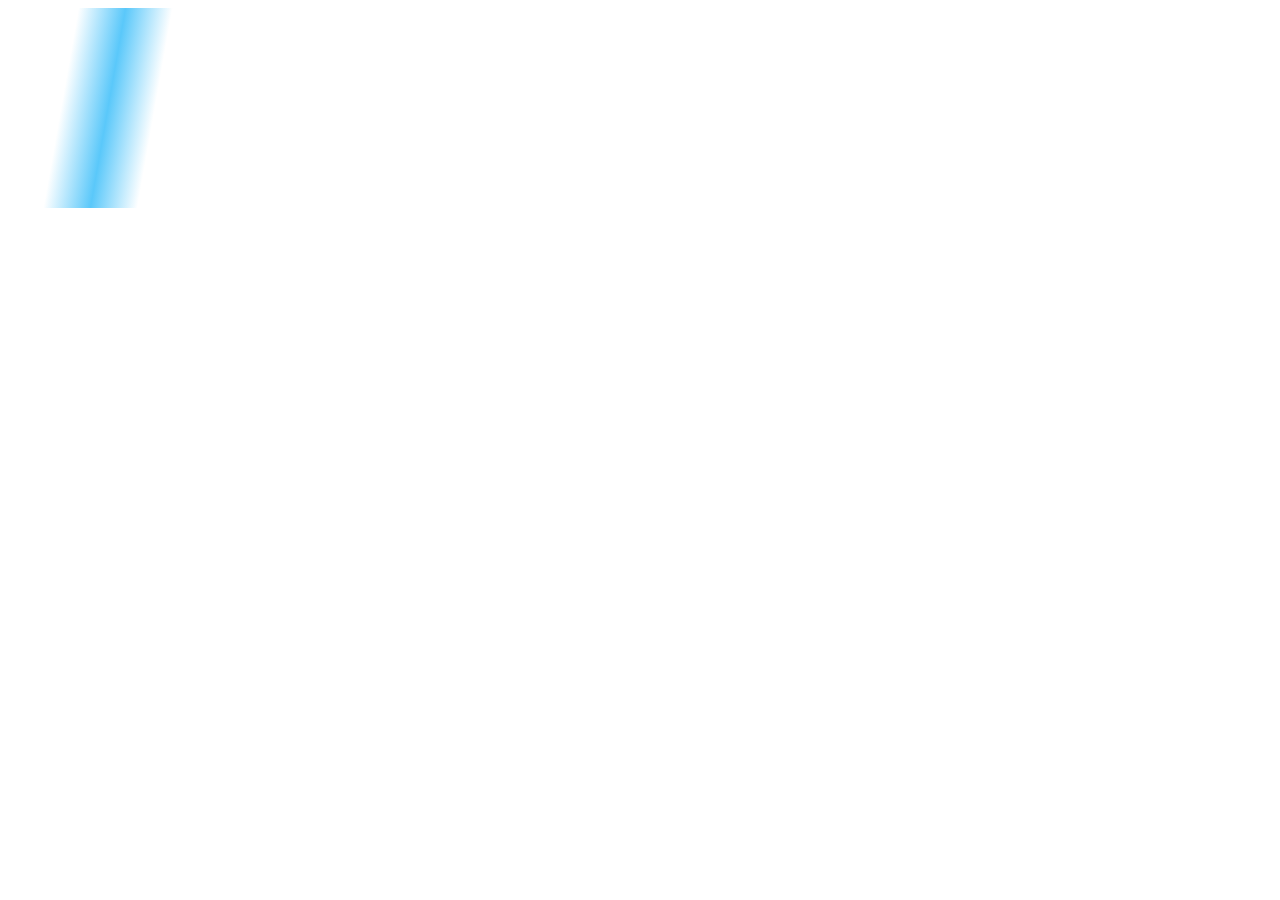
<file: macbook-air-m2/index.html>
<!DOCTYPE html>
<html lang="en">
<head>
    <meta charset="UTF-8">
    <meta http-equiv="X-UA-Compatible" content="IE=edge">
    <meta name="viewport" content="width=device-width, initial-scale=1.0">
    <title>Document</title>
    <style>
        .box {
            width: 200px;
            height: 200px;
            background-image: linear-gradient(
                100deg,
                transparent 30%,
                #5ac8fa,
                transparent 70%
            );
        }
    </style>
</head>
<body>
    <div class="box"></div>
</body>
</html>
</file>
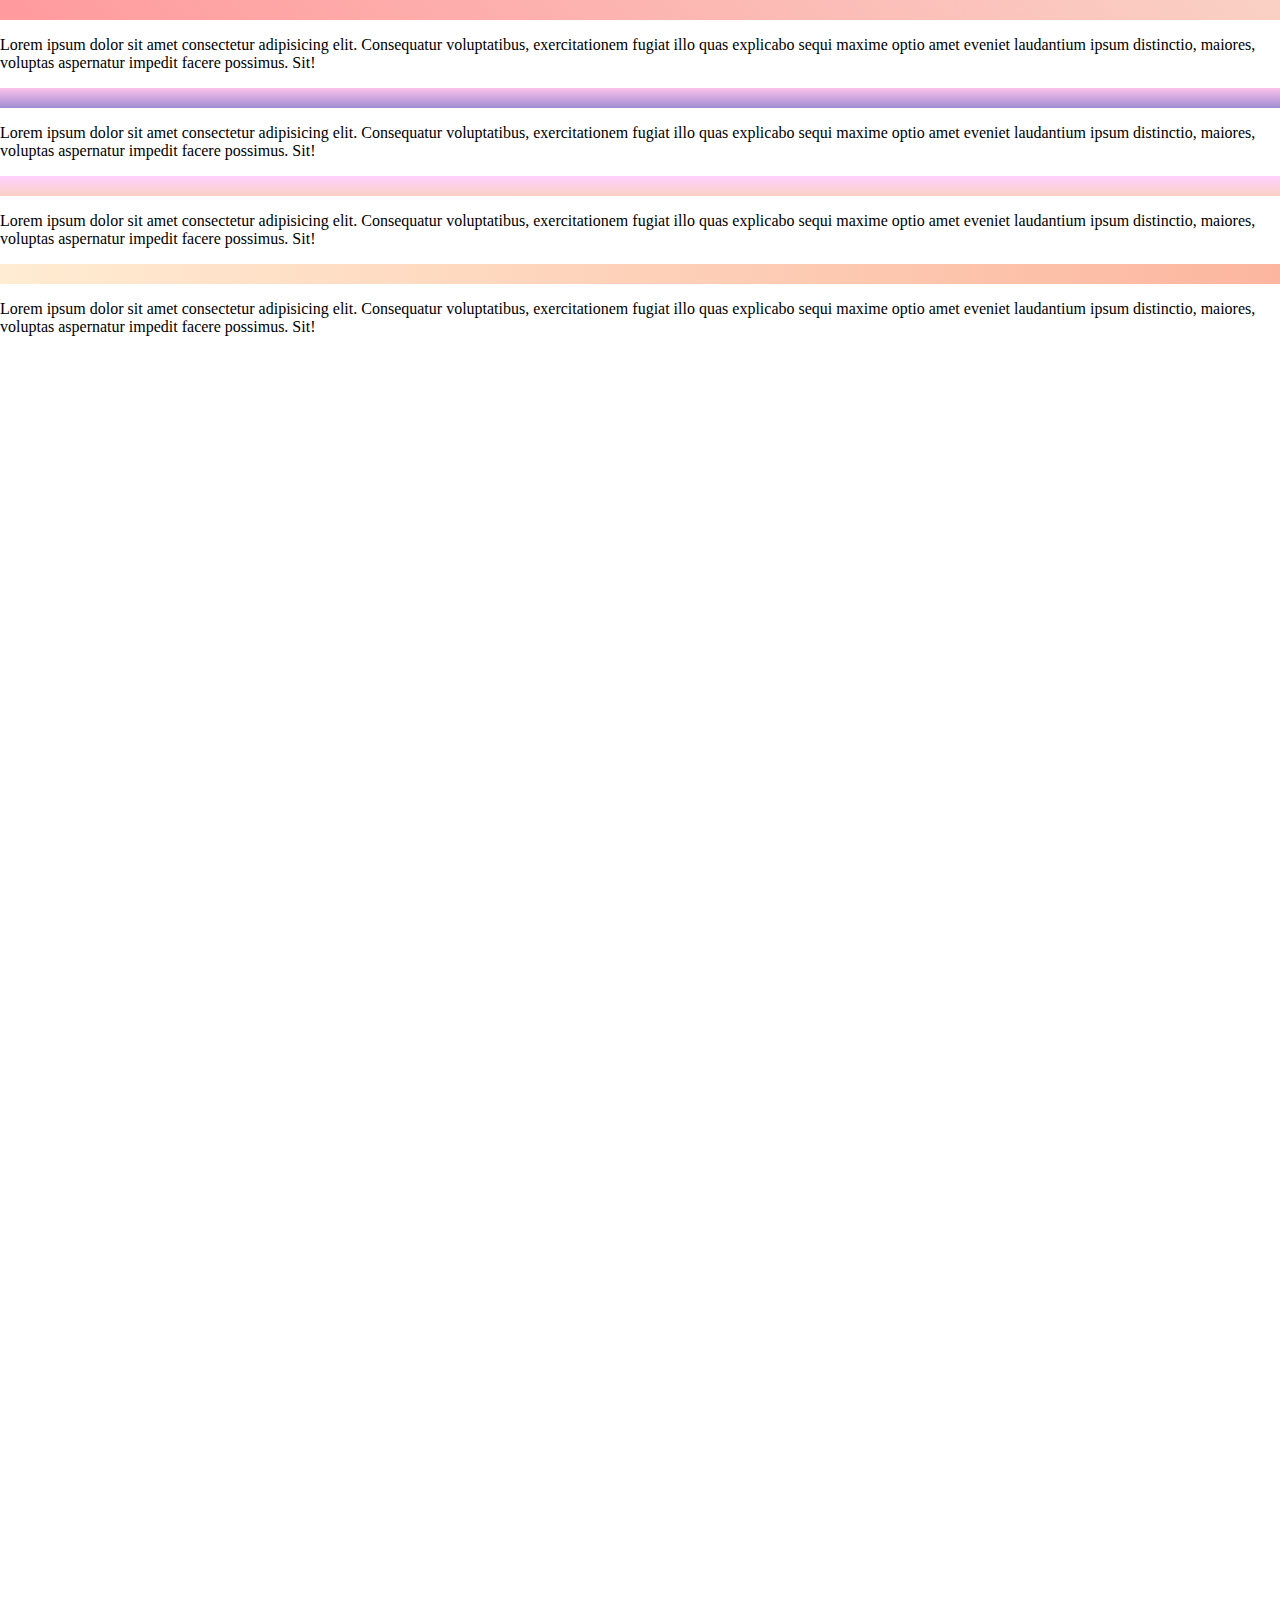
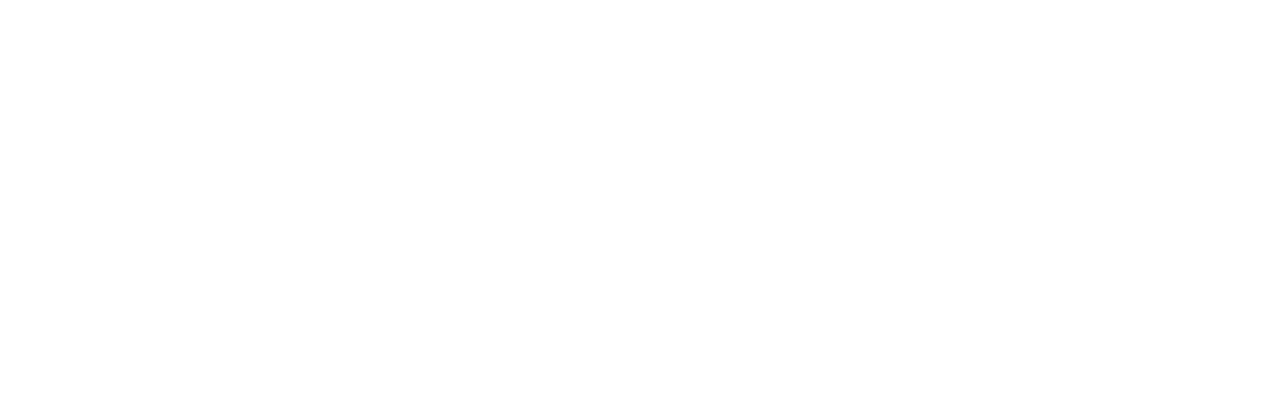
<file: test.html>
<!DOCTYPE html>
<html lang="en">
<head>
    <meta charset="UTF-8">
    <meta http-equiv="X-UA-Compatible" content="IE=edge">
    <meta name="viewport" content="width=device-width, initial-scale=1.0">
    <title>Document</title>
    <style>
        body {
            height: 2000px;
            padding: 0;
            margin: 0;
        }
        .sticky {
            height: 20px;
            position: sticky;
            top: 0;
        }
        .sticky-1 { background-image: linear-gradient(45deg, #ff9a9e 0%, #fad0c4 99%, #fad0c4 100%); }
        .sticky-2 { background-image: linear-gradient(to top, #a18cd1 0%, #fbc2eb 100%); }
        .sticky-3 { background-image: linear-gradient(to top, #fad0c4 0%, #ffd1ff 100%); }
        .sticky-4 { background-image: linear-gradient(to right, #ffecd2 0%, #fcb69f 100%); }
    </style>
</head> 
<body>
    <div style="height: 100px;">
        <div class="sticky sticky-1"></div>
        <p>Lorem ipsum dolor sit amet consectetur adipisicing elit. Consequatur voluptatibus, exercitationem fugiat illo quas explicabo sequi maxime optio amet eveniet laudantium ipsum distinctio, maiores, voluptas aspernatur impedit facere possimus. Sit!</p>
        <div class="sticky sticky-2"></div>
        <p>Lorem ipsum dolor sit amet consectetur adipisicing elit. Consequatur voluptatibus, exercitationem fugiat illo quas explicabo sequi maxime optio amet eveniet laudantium ipsum distinctio, maiores, voluptas aspernatur impedit facere possimus. Sit!</p>
        <div class="sticky sticky-3"></div>
        <p>Lorem ipsum dolor sit amet consectetur adipisicing elit. Consequatur voluptatibus, exercitationem fugiat illo quas explicabo sequi maxime optio amet eveniet laudantium ipsum distinctio, maiores, voluptas aspernatur impedit facere possimus. Sit!</p>
        <div class="sticky sticky-4"></div>
        <p>Lorem ipsum dolor sit amet consectetur adipisicing elit. Consequatur voluptatibus, exercitationem fugiat illo quas explicabo sequi maxime optio amet eveniet laudantium ipsum distinctio, maiores, voluptas aspernatur impedit facere possimus. Sit!</p>
    </div>
</body>
</html>
</file>
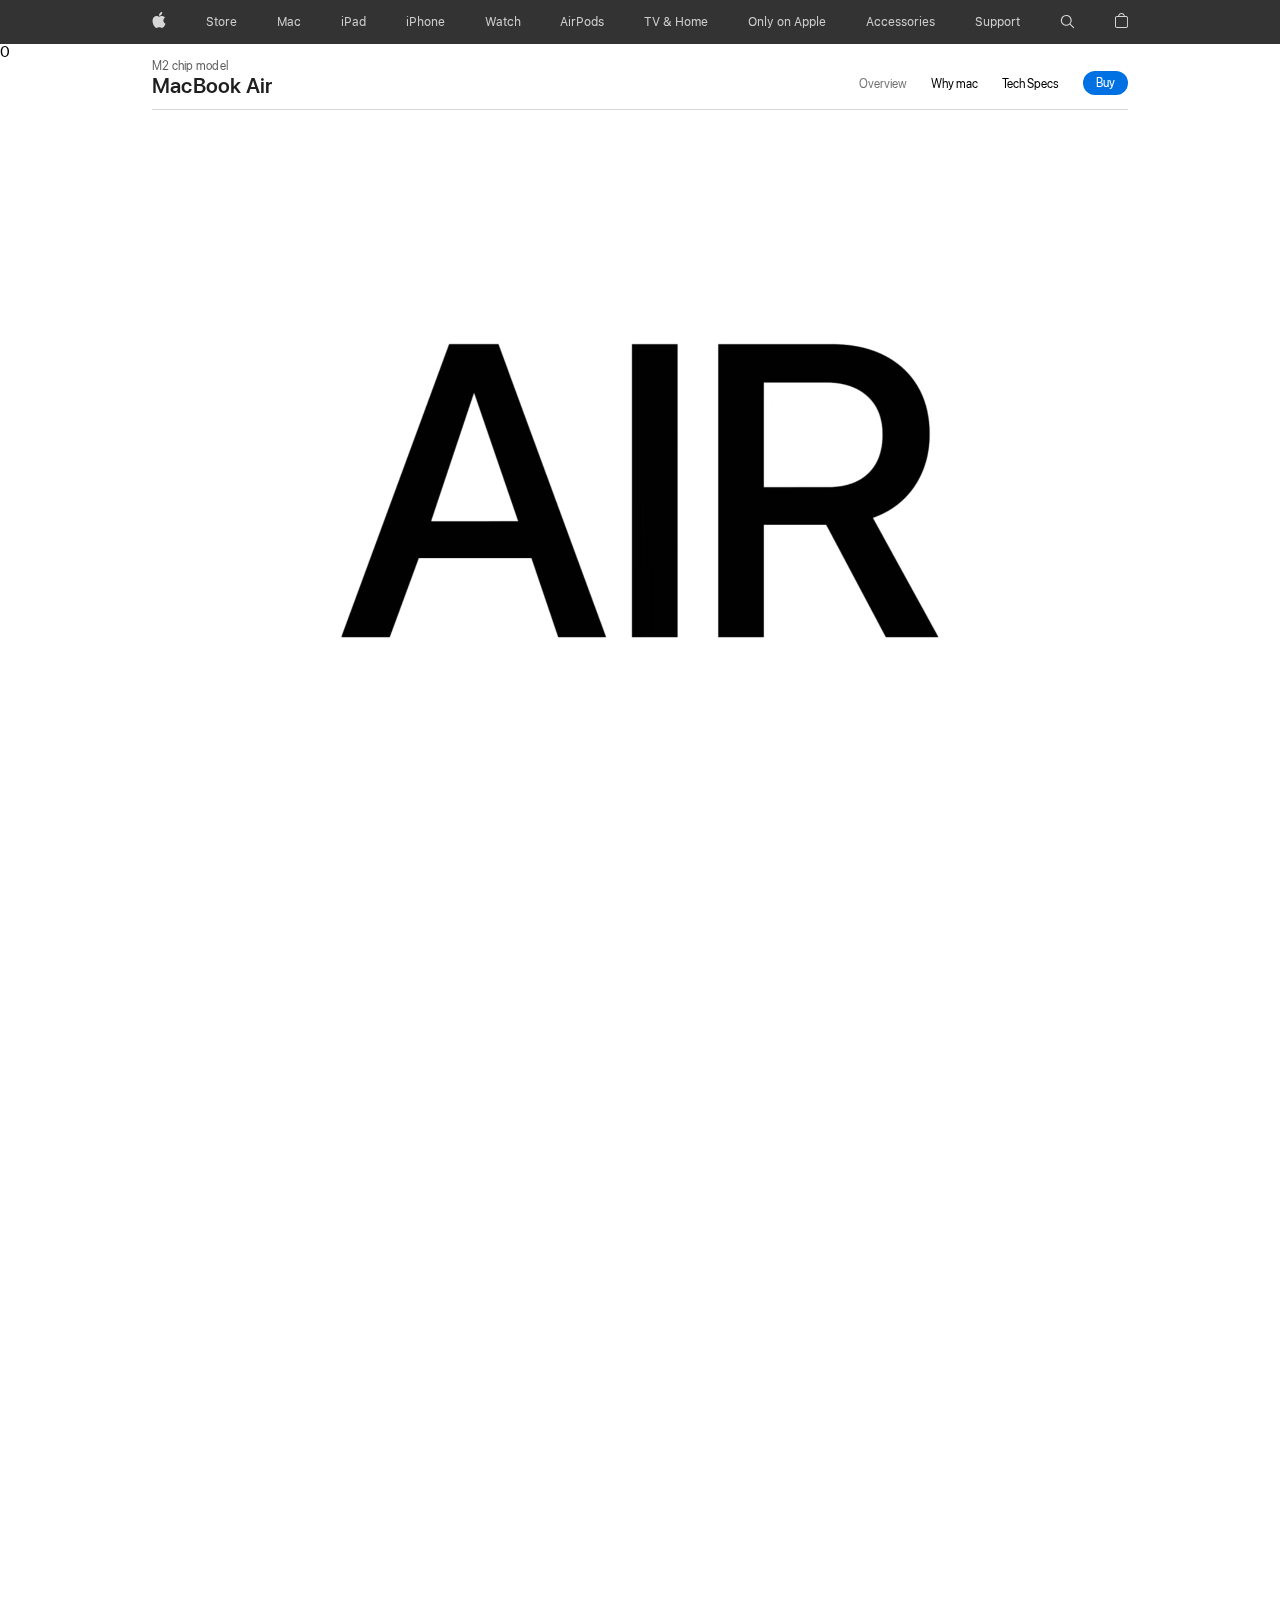
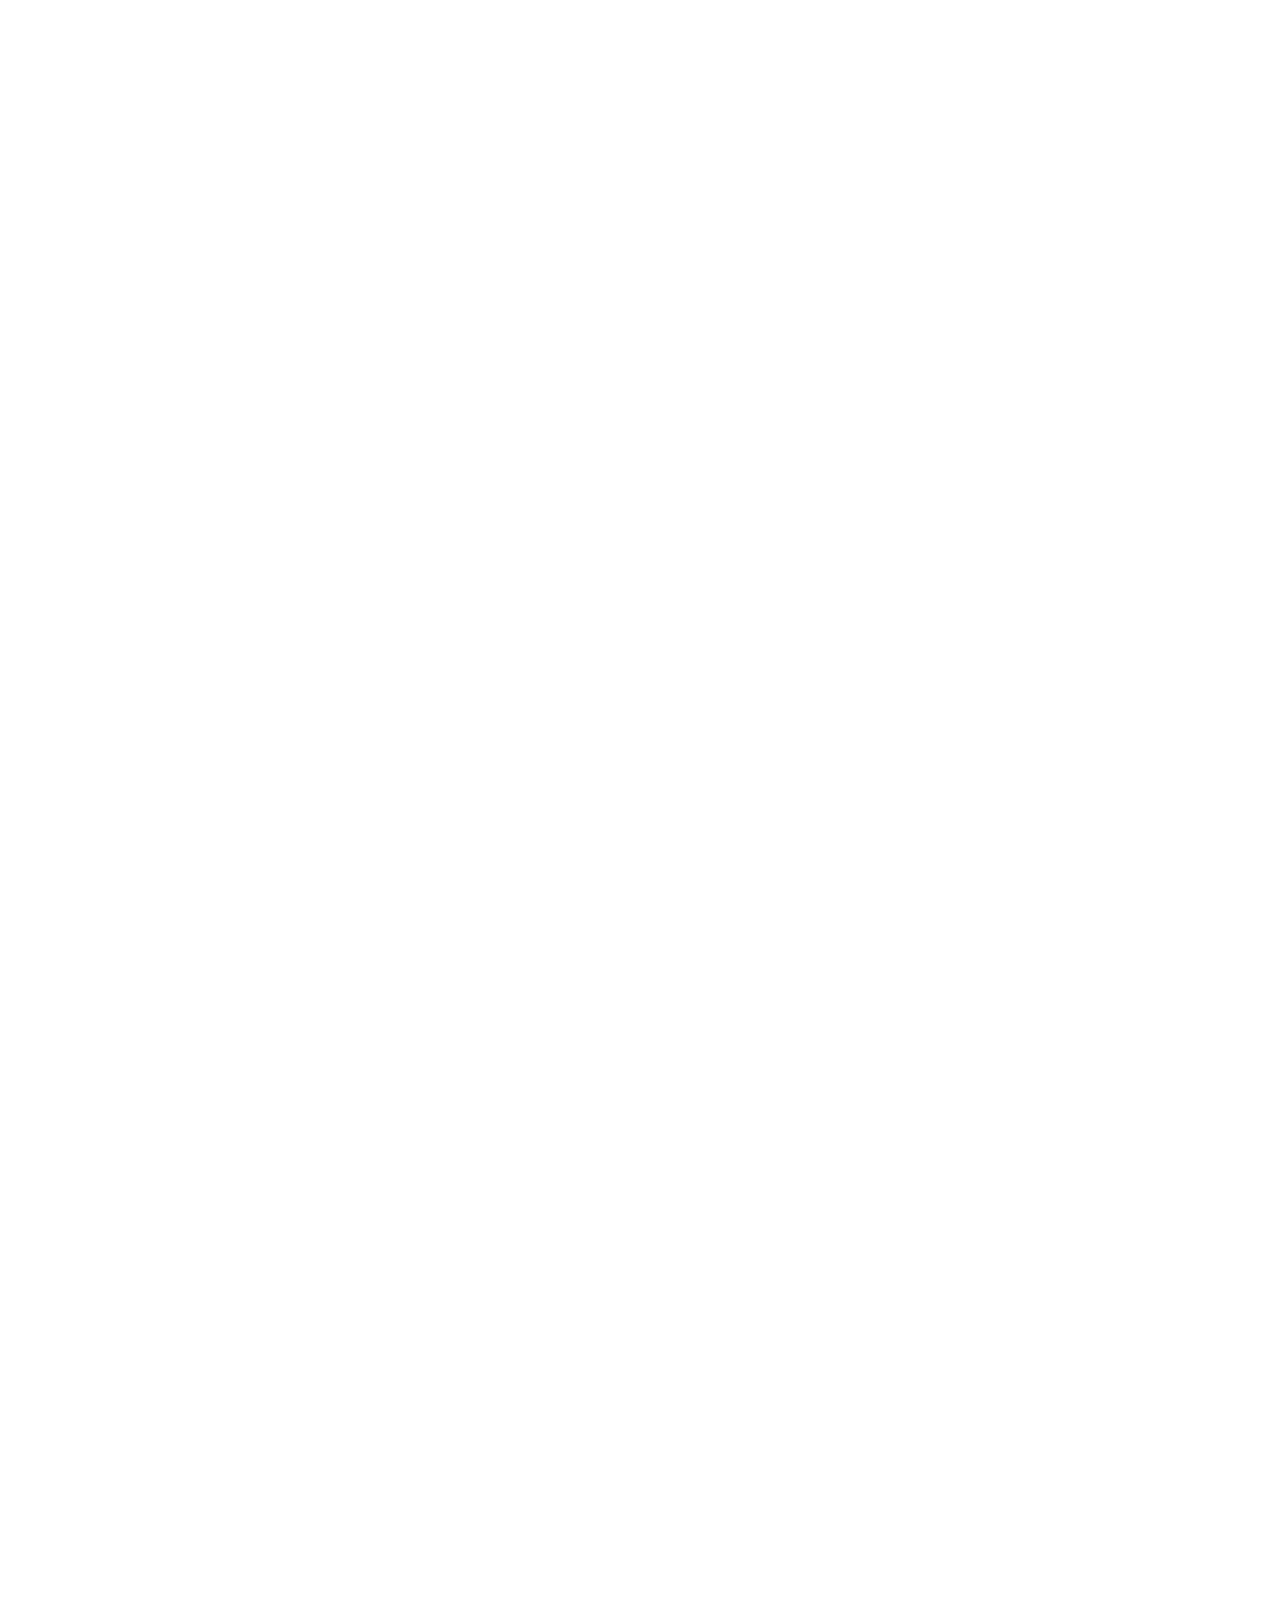
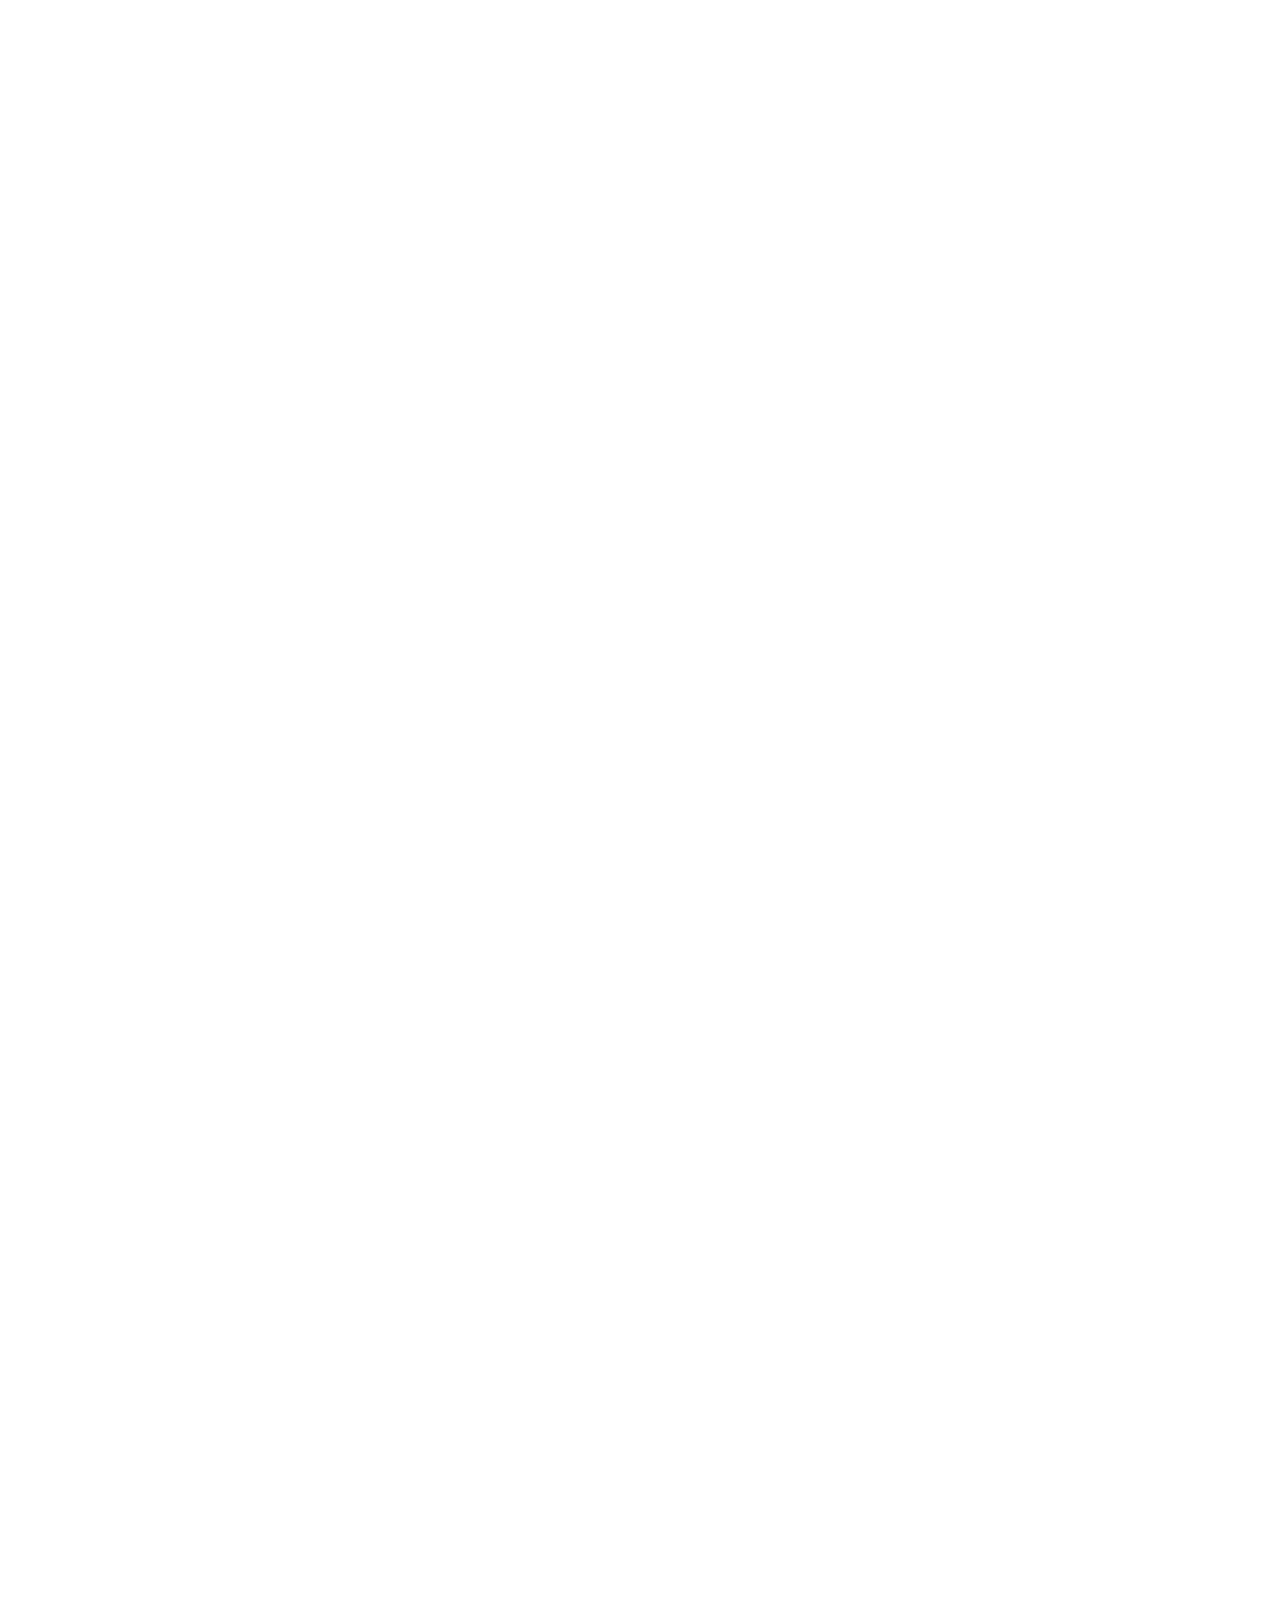
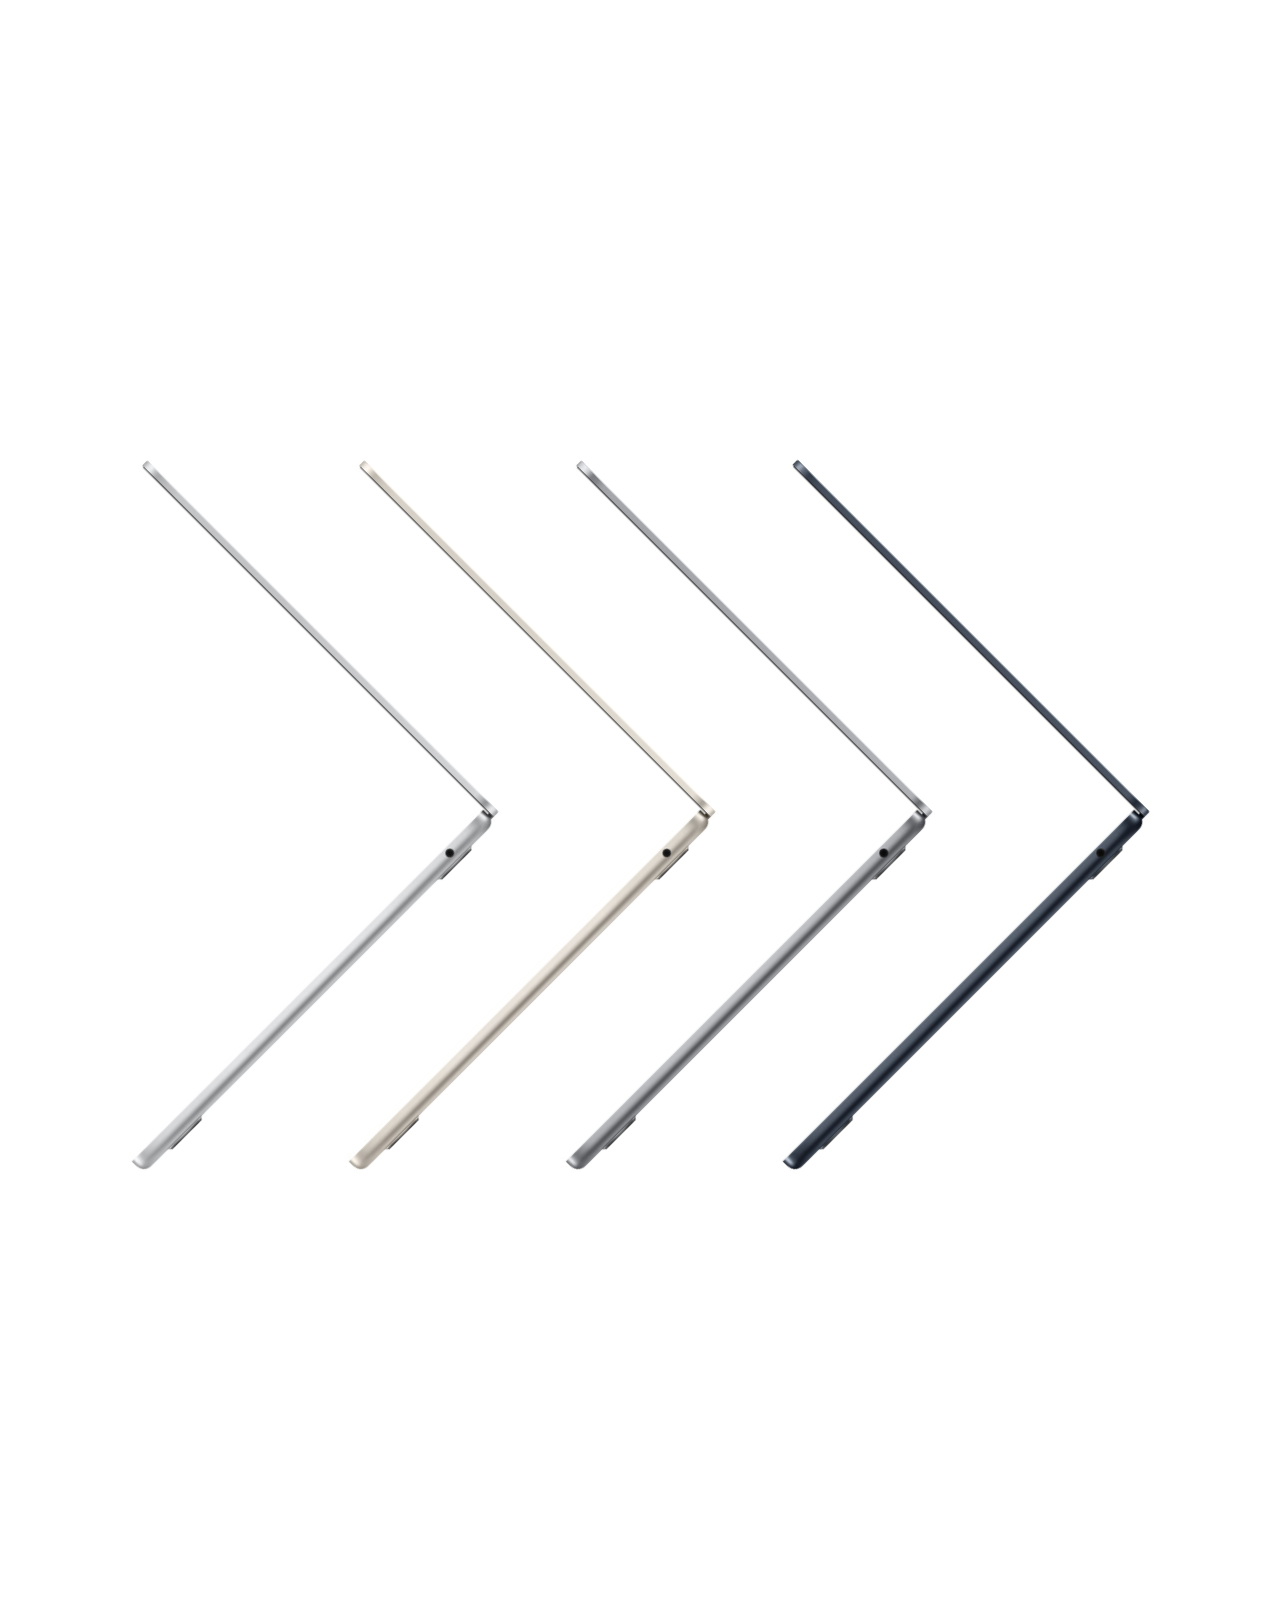
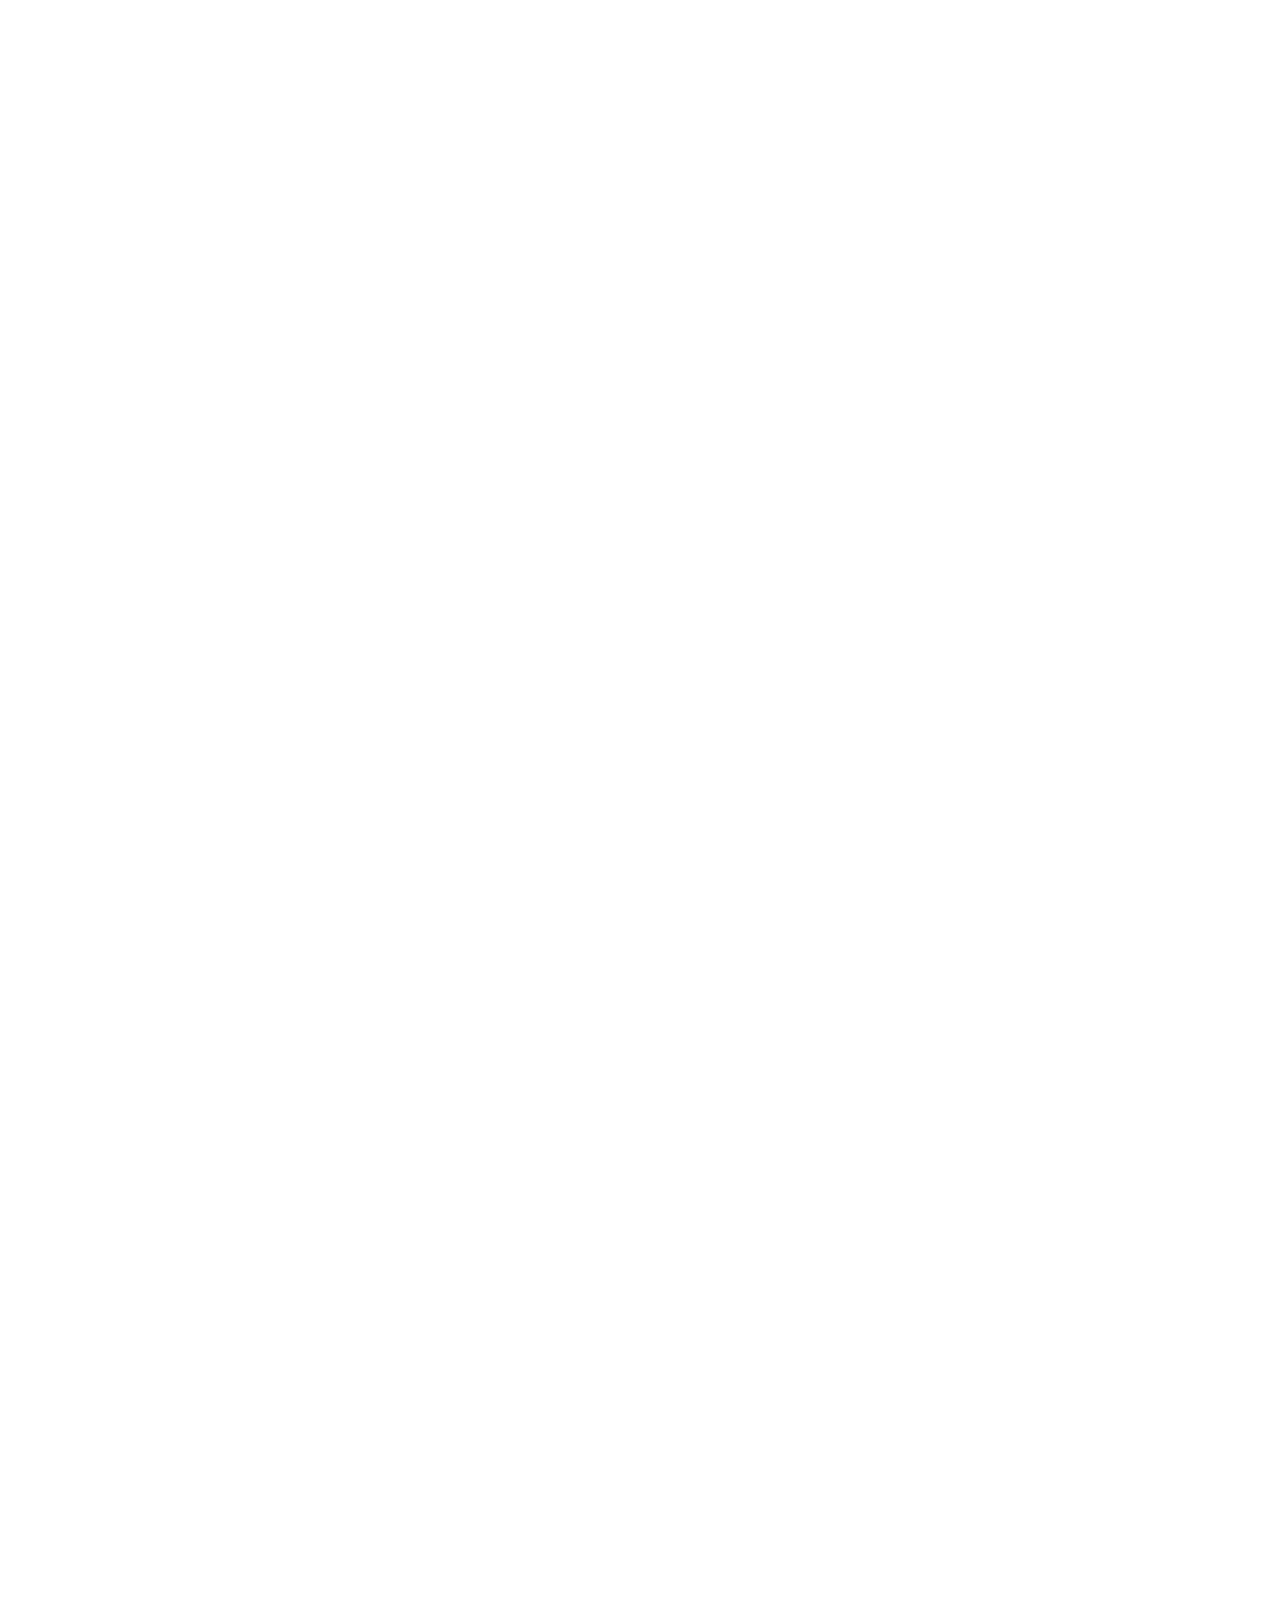
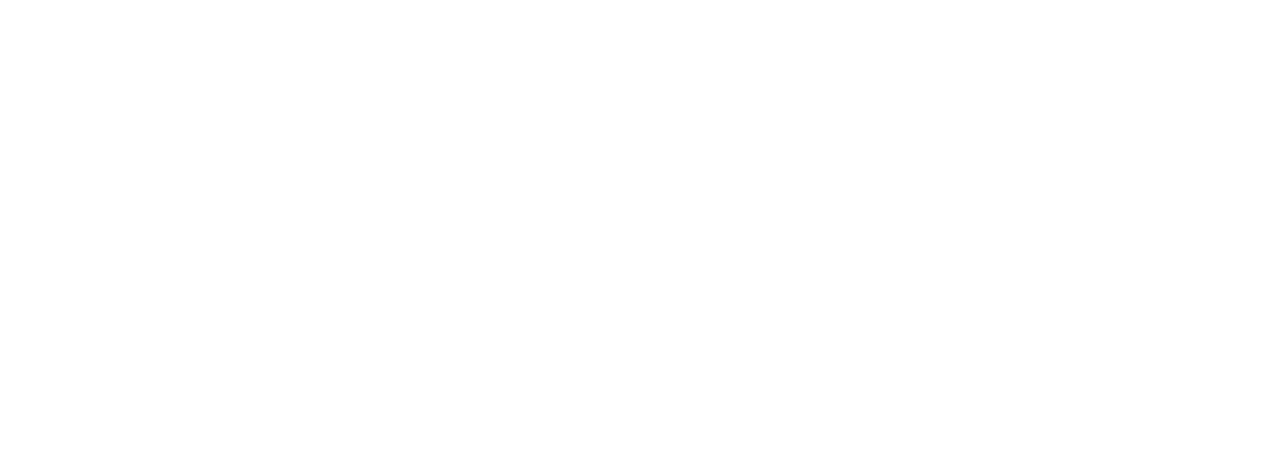
<file: macbook-air-m2/test.html>
<!DOCTYPE html>
<html lang="en">
<head>
    <meta charset="UTF-8">
    <meta http-equiv="X-UA-Compatible" content="IE=edge">
    <meta name="viewport" content="width=device-width, initial-scale=1.0">
    <title>Document</title>
    <link rel="shortcut icon" href="favicon.ico" type="image/x-icon">
    <link rel="stylesheet" href="../styles/fonts.css">
    <link rel="stylesheet" href="../styles/reset.css">
    <link rel="stylesheet" href="style.css">
    <link rel="stylesheet" href="init.css">
</head>
<body>
    <header>
        <script src="../head.html.js"></script>
    </header>
    
    <nav class="local-nav-wrapper" id="local-nav">
        <div id="scrollTop"></div>
        <div class="local-nav-wrapper-content">
            <a href="javascript:;" class="local-nav-wrapper-content-title">
                M2 chip model<span>MacBook Air</span>
            </a>
            <div class="local-nav-wrapper-content-menu">
                <ul class="local-nav-wrapper-content-menu-list">
                    <li class="local-nav-wrapper-content-menu-list-title">Overview</li>
                    <li class="local-nav-wrapper-content-menu-list-item">
                        <a href="javascript:;">Why mac</a>
                    </li>
                    <li class="local-nav-wrapper-content-menu-list-item">
                        <a href="javascript:;">Tech Specs</a>
                    </li>
                </ul>
                <div class="local-nav-wrapper-content-menu-button">Buy</div>
            </div>
        </div>
    </nav>
    <div class="scene-sticky">
        <div class="scene video-1-box" id="video-1-box">
            <video src="./videos/large-1.webm" id="video-1" preload="auto" muted playsinline></video>
        </div>
        <div class="scene video-2-box" id="video-2-box">
            <video src="./videos/large-2.webm" id="video-2" preload="auto" muted playsinline></video>
            <div class="video-2-box-text-wrapper">
                <p class="video-2-box-text headline-gradient" id="video-2-text">All-new design.</p>
            </div>
        </div>
        <div class="scene scene-3-box" id="scene-3-box">
            <div class="scene-3-box-wrapper" id="scene-3-box-wrapper">
                <div class="scene-3-box-text-wrapper" id="scene-3-box-text-wrapper">
                    <p class="headline-gradient" id="scene-3-box-text">Supercharged.</p>
                </div>
                <div class="chip" id="chip">
                    <img class="width-100p" src="./images/chip.jpg">
                </div>
            </div>
        </div>
        <div class="scene scene-4-box" id="scene-4-box">
            <div class="scene-4-text headline-gradient" id="scene-4-text">
                <p class="">Up to 18 hours<br>of battery life.</p>
            </div>
            <div class="scene-4-hardware-wrapper" id="scene-4-hardware-wrapper">
                <div class="scene-4-screen-wrapper pos-abs" id="scene-4-screen-wrapper">
                    <img src="images/starlight.jpg" class="pos-abs" id="scene-4-screen-starlight">
                    <img src="images/midnight.jpg" class="pos-abs" id="scene-4-screen-midnight">
                    <div class="scene-4-startframe-wrapper pos-abs" id="scene-4-startframe">
                        <video src="./videos/large-4.mp4" id="video-4" class="pos-abs" autoplay playsinline muted loop></video>
                    </div>
                    <div class="scene-4-powerpoint-wrapper pos-abs" id="scene-4-powerpoint">
                        <img src="images/light_powerpoint.png" class="pos-abs" id="scene-4-ppt-light">
                        <img src="images/dark_powerpoint.png" class="pos-abs" id="scene-4-ppt-dark">
                    </div>
                    <div class="scene-4-music-wrapper pos-abs" id="scene-4-music">
                        <img src="images/music.png" class="pos-abs">
                    </div>
                </div>
            </div>
            <button class="scene-4-play-button playing" id="scene-4-play-button">
                <svg class="svg-icon loading-icon" version="1.1" xmlns="http://www.w3.org/2000/svg" viewBox="0 0 85 85">
                    <path class="control-path circle-transparent" d="M42.5,2.5a40,40,0,1,1-40,40A40,40,0,0,1,42.5,2.5Z" fill="none" stroke="#000" stroke-linecap="round" stroke-width="4px" stroke-linejoin="round" opacity="0.2"></path>
                    <path class="control-path circle-segment" d="M42.5,2.5a40,40,0,0,1,40,40" fill="none" stroke="#000" stroke-linecap="round" stroke-width="4px" stroke-linejoin="bevel"></path>
                </svg>
                 <svg class="svg-icon pause-icon" version="1.1" xmlns="http://www.w3.org/2000/svg" viewBox="0 0 85 85">
                    <path class="control-path circle-opaque" d="M42.5,2.5a40,40,0,1,1-40,40A40,40,0,0,1,42.5,2.5Z" fill="none" stroke="#000" stroke-linecap="round" stroke-width="4px" stroke-linejoin="round"></path>
                    <path class="control-fill pause-line" d="M50,28.25a2,2,0,0,1,2,2v24a2,2,0,1,1-4,0v-24A2,2,0,0,1,50,28.25Z"></path>
                    <path class="control-fill pause-line" d="M35,28.25a2,2,0,0,1,2,2v24a2,2,0,1,1-4,0v-24A2,2,0,0,1,35,28.25Z"></path>
                </svg>
                <svg class="svg-icon play-icon" version="1.1" xmlns="http://www.w3.org/2000/svg" viewBox="0 0 85 85">
                    <path class="control-path circle-opaque" d="M42.5,2.5a40,40,0,1,1-40,40A40,40,0,0,1,42.5,2.5Z" fill="none" stroke="#000" stroke-linecap="round" stroke-width="4px" stroke-linejoin="round"></path>
                    <path class="control-fill play-shape" d="M55.73,41.55a1.34,1.34,0,0,1,0,1.48,1.16,1.16,0,0,1-.52.52L35.27,56.1a1.33,1.33,0,0,1-.74.15,1.54,1.54,0,0,1-1.48-1.48v-25a1.25,1.25,0,0,1,.22-.74,1.16,1.16,0,0,1,.52-.52,1.25,1.25,0,0,1,.74-.22,2.19,2.19,0,0,1,.74.15L55.21,41a2,2,0,0,1,.52.59"></path>
                </svg>
            </button>
        </div>
        <div class="scene scene-5-box" id="scene-5-box">
            <div class="scene-5-text scene-5-text-1 headline-gradient" id="scene-5-text-1">
                <p>Big, beautiful Liquid&nbsp;Retina display.</p>
            </div>
            <div class="scene-5-video-wrapper" id="scene-5-video-wrapper">
                <video src="./videos/large-5.webm" id="scene-5-video" preload="auto" muted playsinline></video>
            </div>
            <div class="scene-5-text scene-5-text-2 headline-gradient" id="scene-5-text-2">
                <p>Advanced camera and audio.</p>
            </div>
        </div>
    </div>
    <div class="scene-static">
        <div class="product-sticky-wrapper">
            <div class="product-sticky-container" id="product-sticky-container">
                <div class="product-wrapper" id="product-wrapper">
                    <div class="product mba1">
                        <img src="./images/mba_silver.jpg">
                    </div>
                    <div class="product mba2"><img src="./images/mba_starlight.jpg"></div>
                    <div class="product mba3"><img src="./images/mba_spacegray.jpg"></div>
                    <div class="product mba4"><img src="./images/mba_midnight.jpg"></div>
                </div>
            </div>
        </div>
    </div>
    <div style="height: 2000px;" class="intro-text">
        <h2 class="intro-text-headline fade-in">MacBook Air</h2>
        <p class="intro-text-subhead fade-in">Don't take it lightly.</p>
        <div class="intro-text-chip-wrapper fade-in">
            <p class="intro-text-headline">Supercharged by</p>
            <img src="./images/chip.jpg" class="intro-text-chip">
        </div>
    </div>
    <script src="../utils.js"></script>
    <script src="script.js"></script>
</body>
</html>
</file>
<file: styles/fonts.css>
@font-face {
    font-family: 'SF Pro Text';
    font-style: normal;
    font-weight: 400;
    src: url(../fonts/sf-pro-text_regular.woff2);
}

@font-face {
    font-family: 'SF Pro Display';
    font-style: normal;
    font-weight: 400;
    src: url(../fonts/sf-pro-display_regular.woff2);
}

@font-face {
    font-family: 'SF Pro Display';
    font-style: normal;
    font-weight: 600;
    src: url(../fonts/sf-pro-display_semibold.woff2);
}
</file>
<file: macbook-air-m2/style.css>
#scrollTop {
    width: 50px;
    height: 20px;
    position: absolute;
    top: 0;
    left: 0;
}

.local-nav-wrapper {
    width: 100%;
    height: 66px;
    position: sticky;
    top: 0;
    z-index: 999;
    backdrop-filter: saturate(180%) blur(20px);
    background-color: rgba(255, 255, 255, 0.72);
}
.local-nav-wrapper::after {
    content: "";
    width: 976px;
    height: 1px;
    background-color: rgba(0, 0, 0, 0.16);
    position: absolute;
    top: 65px;
    left: 50%;
    transform: translateX(-50%);
}
.local-nav-wrapper-content {
    width: 976px;
    height: 100%;
    margin: auto;
}
.local-nav-wrapper-content-title {
    color: rgba(0, 0, 0, .64);
    font-size: 12px;
    float: left;
    display: flex;
    flex-direction: column;
    margin-top: 14px;
    line-height: 1.33337;
    letter-spacing: 0.231px;
}
.local-nav-wrapper-content-title span {
    line-height: 1.14286;
    font-size: 21px;
    font-weight: 600;
    color: rgba(0, 0, 0, .88);
}
.local-nav-wrapper-content-menu {
    float: right;
    font-size: 12px;
}
.local-nav-wrapper-content-menu-list {
    padding-top: 34px;
    float: left;
    display: flex;
}
.local-nav-wrapper-content-menu-list-title {
    color: rgba(0, 0, 0, .56);
    user-select: none;
}
.local-nav-wrapper-content-menu-list-item {
    margin-left: 24px;
    color: #000;
}
.local-nav-wrapper-content-menu-list-item:hover {
    color: #06c;
}
.local-nav-wrapper-content-menu-button {
    float: right;
    margin-left: 24px;
    padding: 4px 13px;
    background-color: #0071e3;
    color: #fff;
    border-radius: 980px;
    margin-top: 27px;
    cursor: pointer;
    line-height: 1.33337;
}
.local-nav-wrapper-content-menu-button:hover {
    background-color: #147ce5;
}

.scene-sticky {
    position: relative;
    height: 663vh;
    z-index: 800;
}
.scene-sticky .scene {
    width: 100%;
    height: calc(100vh - 66px);
    position: sticky;
    top: 66px;
    overflow: hidden;
    background-color: #fff;
    z-index: 100;
    visibility: hidden;
}
.scene-sticky .scene.show {
    visibility: visible;
}

#video-1 {
    width: 1680px;
    height: auto;
    position: relative;
    top: 50%;
    left: 50%;
    transform: translate(-50%, -50%);
}


#video-2 {
    width: 100%;
    height: auto;
    position: relative;
    top: 50%;
    transform: translateY(-50%) scale(1.2);
}
.video-2-box-text-wrapper {
    position: absolute;
    top: 50%;
    left: 0;
    transform: translateY(-50%);
    width: 100%;
    text-align: center;
}
.video-2-box-text {
    display: inline-block;
    font-size: 80px;
    line-height: 84px;
    font-weight: 600;
    letter-spacing: -1px;
    transform: translateX(-98px);
}

.scene-3-box-wrapper {
    width: 980px;
    height: 100%;
    margin: auto;
    display: flex;
    flex-direction: column-reverse;
    justify-content: center;
    align-items: center;
    text-align: center;
}
.chip {
    transform-origin: center 106px;
    width: 245px;
    height: 245px;
    margin-bottom: 50px;
}
.scene-3-box-text-wrapper {
    font-size: 170px;
    letter-spacing: 0em;
    line-height: 1.1765705882;
    transform-origin: 490px -295px;
    font-weight: 600;
}

.scene-4-text {
    font-size: 80px;
    text-align: center;
    line-height: 1.0875;
    padding: 50px 0;
    font-weight: 600;
    transform: translateY(218px);
}
.scene-4-hardware-wrapper {
    --hardware-container-pos-y: -218px;
    --hardware-container-scale: 4.3;
    transform: translateY(var(--hardware-container-pos-y)) scale(var(--hardware-container-scale));
    transform-origin: center 164px;
}
.scene-4-screen-wrapper {
    width: 928px;
    height: 562px;
    background-color: #fff;
    z-index: 20;
    left: 50%;
    transform: translateX(-50%);
}
#scene-4-screen-starlight {
    transition: opacity .8s ease-out;
}
#scene-4-screen-midnight {
    transition: opacity .8s ease-out;
    opacity: 0;
}
.scene-4-startframe-wrapper {
    z-index: 90;
    width: 662px;
    height: 412px;
    top: 44px;
    left: 134px;
    border-radius: 5px;
    overflow: hidden;
    --startframe-scale: 1;
    --startframe-translate-y: 0px;
    --startframe-translate-x: 0px;
    transform: scale(var(--startframe-scale)) translate(var(--startframe-translate-x), var(--startframe-translate-y));
}
#video-4 {
    width: 100%;
}
.scene-4-powerpoint-wrapper {
    z-index: 50;
    width: 480px;
    top: 43px;
    left: 109px;
    --powerpoint-translate: 10px;
    transform: translate(var(--powerpoint-translate), var(--powerpoint-translate));
}
#scene-4-ppt-dark {
    opacity: 0;
    transition: opacity .8s ease-out;
}
#scene-4-ppt-light {
    transition: opacity .8s ease-out;
}
.scene-4-music-wrapper {
    z-index: 50;
    width: 194px;
    top: 37px;
    left: 619px;
    --music-translate: 10px;
    transform: translate(calc(-1 * var(--music-translate)), var(--music-translate));
}
.scene-4-play-button {
    position: absolute;
    bottom: 50px;
    right: 30px;
    width: 50px;
    height: 50px;
    cursor: pointer;
    z-index: 9999;
    pointer-events: all;
}

#scene-4-play-button .svg-icon {
    position: absolute;
    top: 0;
    left: 0;
    opacity: 0;
}
#scene-4-play-button.paused .play-icon {
    opacity: 1;
}
#scene-4-play-button.playing .pause-icon {
    opacity: 1;
}
#scene-4-play-button .control-path {
    stroke: transparent;
    fill: rgba(210, 210, 215, .64);
    transition: all .25s ease-out;
}
#scene-4-play-button:hover .control-path {
    stroke: #e0e0e4;
    fill: none;
}
#scene-4-play-button .control-fill {
    fill: rgba(0, 0, 0, .54);
    transition: fill .25s ease-out;
}
#scene-4-play-button:hover .control-fill {
    fill: #e0e0e4;
    stroke: none;
}

.scene-5-text {
    font-size: 80px;
    line-height: 1.05;
    font-weight: 600;
    letter-spacing: -0.015em;
}
.scene-5-text-1 {
    width: 770px;
    margin: 146px auto 0;
}
.scene-5-text-2 {
    width: 520px;
    position: absolute;
    left: 55%;
    top: 80px;
    opacity: 0;
    transition: opacity .15s;
}
.scene-5-video-wrapper {
    position: absolute;
    top: 80px;
    width: 100%;
    height: 20px;
}
#scene-5-video {
    position: relative;
    left: 50%;
    transform: translateX(-50%);
    clip-path: inset(48px 0 0 0);
}

.scene-static {
    margin-top: -100vh;

    height: 120vh;
}
.product-sticky-wrapper {
    height: 100%;
}
.product-sticky-container {
    display: flex;
    justify-content: center;
    position: sticky;
    top: 66px;
    height: calc(100vh - 66px);
}
.product-wrapper {
    position: relative;
    display: grid;
    grid-template-columns: repeat(4, 8px);
    grid-gap: 107px;
    gap: 107px;
    justify-items: end;
    align-items: center;
    margin-left: 164px;
    padding: 80px 0;
    height: 721px;
    --mba-separation: 20%
}
.product-wrapper .product {
    will-change: transform;
    width: 510px;
    height: 508px;
}
.product.mba1 {
    z-index: 3;
    --index: -1.5;
}
.product.mba2 {
    z-index: 2;
    --index: -0.5;
}
.product.mba1, .product.mba2 {
    transform: translateX(calc(var(--mba-separation) * var(--index))) rotate(-45deg);
}
.product.mba3 {
    z-index: 1;
    --index: 0.5;
}
.product.mba4 {
    z-index: 0;
    --index: 1.5;
}
.product.mba3, .product.mba4 {
    transform: translateX(calc(var(--mba-separation) * var(--index))) rotate(-45deg);
}

.intro-text {
    margin-top: 215px;
    text-align: center;
}
.intro-text-headline {
    font-size: 40px;
    line-height: 1.1;
    font-weight: 600;
    letter-spacing: 0em;
}
.intro-text-subhead {
    font-size: 96px;
    line-height: 1.04;
    font-weight: 600;
    margin-top: 18px;
    letter-spacing: -0.015em;
}
.intro-text-chip-wrapper {
    margin-top: 34px;
    display: flex;
    justify-content: center;
    align-items: center;
}
.intro-text-chip {
    width: 60px;
    margin-left: 11px;
}
.fade-in {
    opacity: 0;
    will-change: opacity;
}
</file>
<file: macbook-air-m2/init.css>
body {
    width: 100%;
    /* height: 29128px; */
    font-family: SF Pro Display;
}
a {
    color: inherit;
    text-decoration: none;
    cursor: pointer;
}
img {
    width: 100%;
}
button {
    background-color: transparent;
    border: none;
    padding: 0;
}


.width-100p::after { width: 100% !important; }
.width-100p { width: 100% !important; }

.pos-abs { position: absolute; }

.headline-gradient {
    -webkit-background-clip: text;
    -webkit-text-fill-color: transparent;
    --gradient-highlight-spread: 20%;
    --gradient-shimmer-angle: 100deg;
    --gradient-position: 140%;
    --gradient-position-start: 140;
    --gradient-position-end: -40;
    --headline-gradient-direction: 90deg;
    --headline-gradient-start: #194bb5;
    --headline-gradient-end: #009de4;
    --headline-gradient-shimmer: #5ac8fa;
    background-image: linear-gradient(
            var(--gradient-shimmer-angle),
            transparent calc(50% - var(--gradient-highlight-spread)),
            var(--headline-gradient-shimmer),
            transparent calc(50% + var(--gradient-highlight-spread))),
        linear-gradient(
            var(--headline-gradient-direction),
            var(--headline-gradient-start),
            var(--headline-gradient-end)
        );
    background-repeat: no-repeat;
    background-size: 200% 100%, 100% 100%;
    background-position: var(--gradient-position) 50%, 50% 50%;
}
</file>
